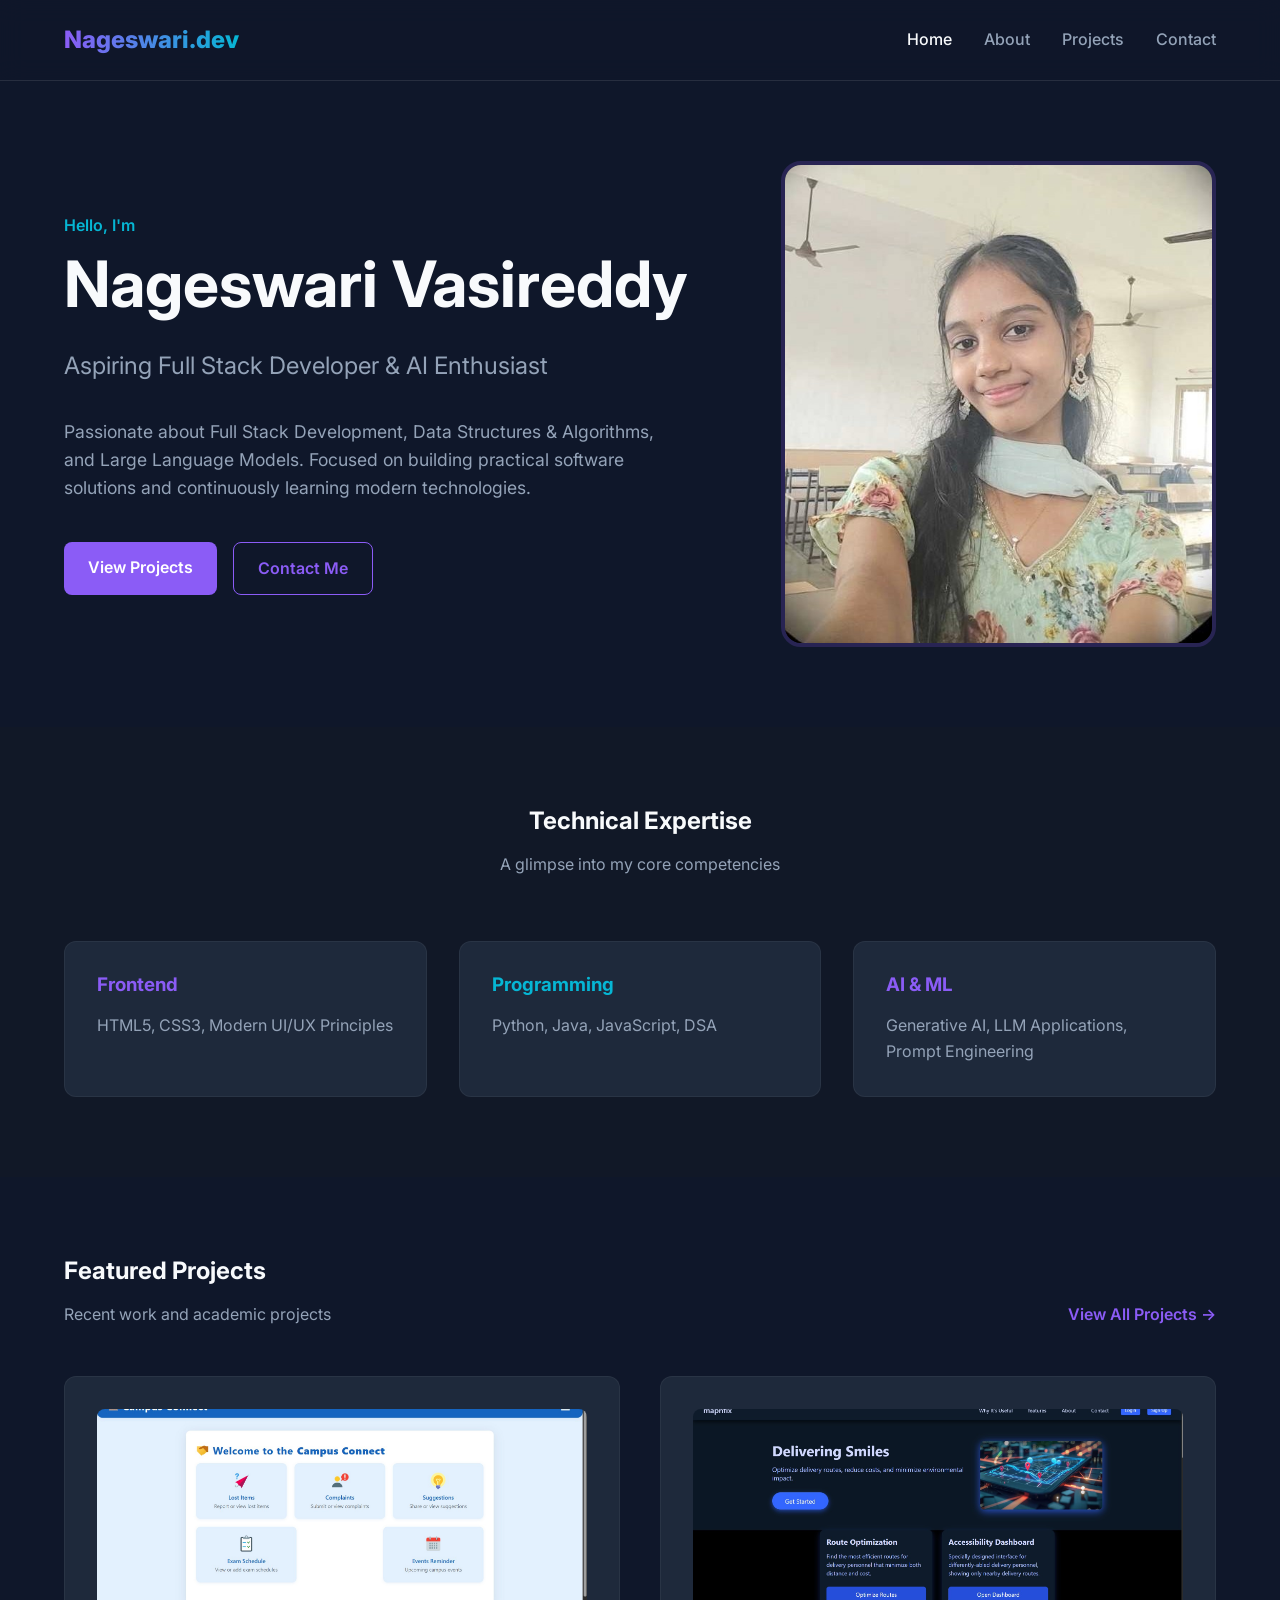
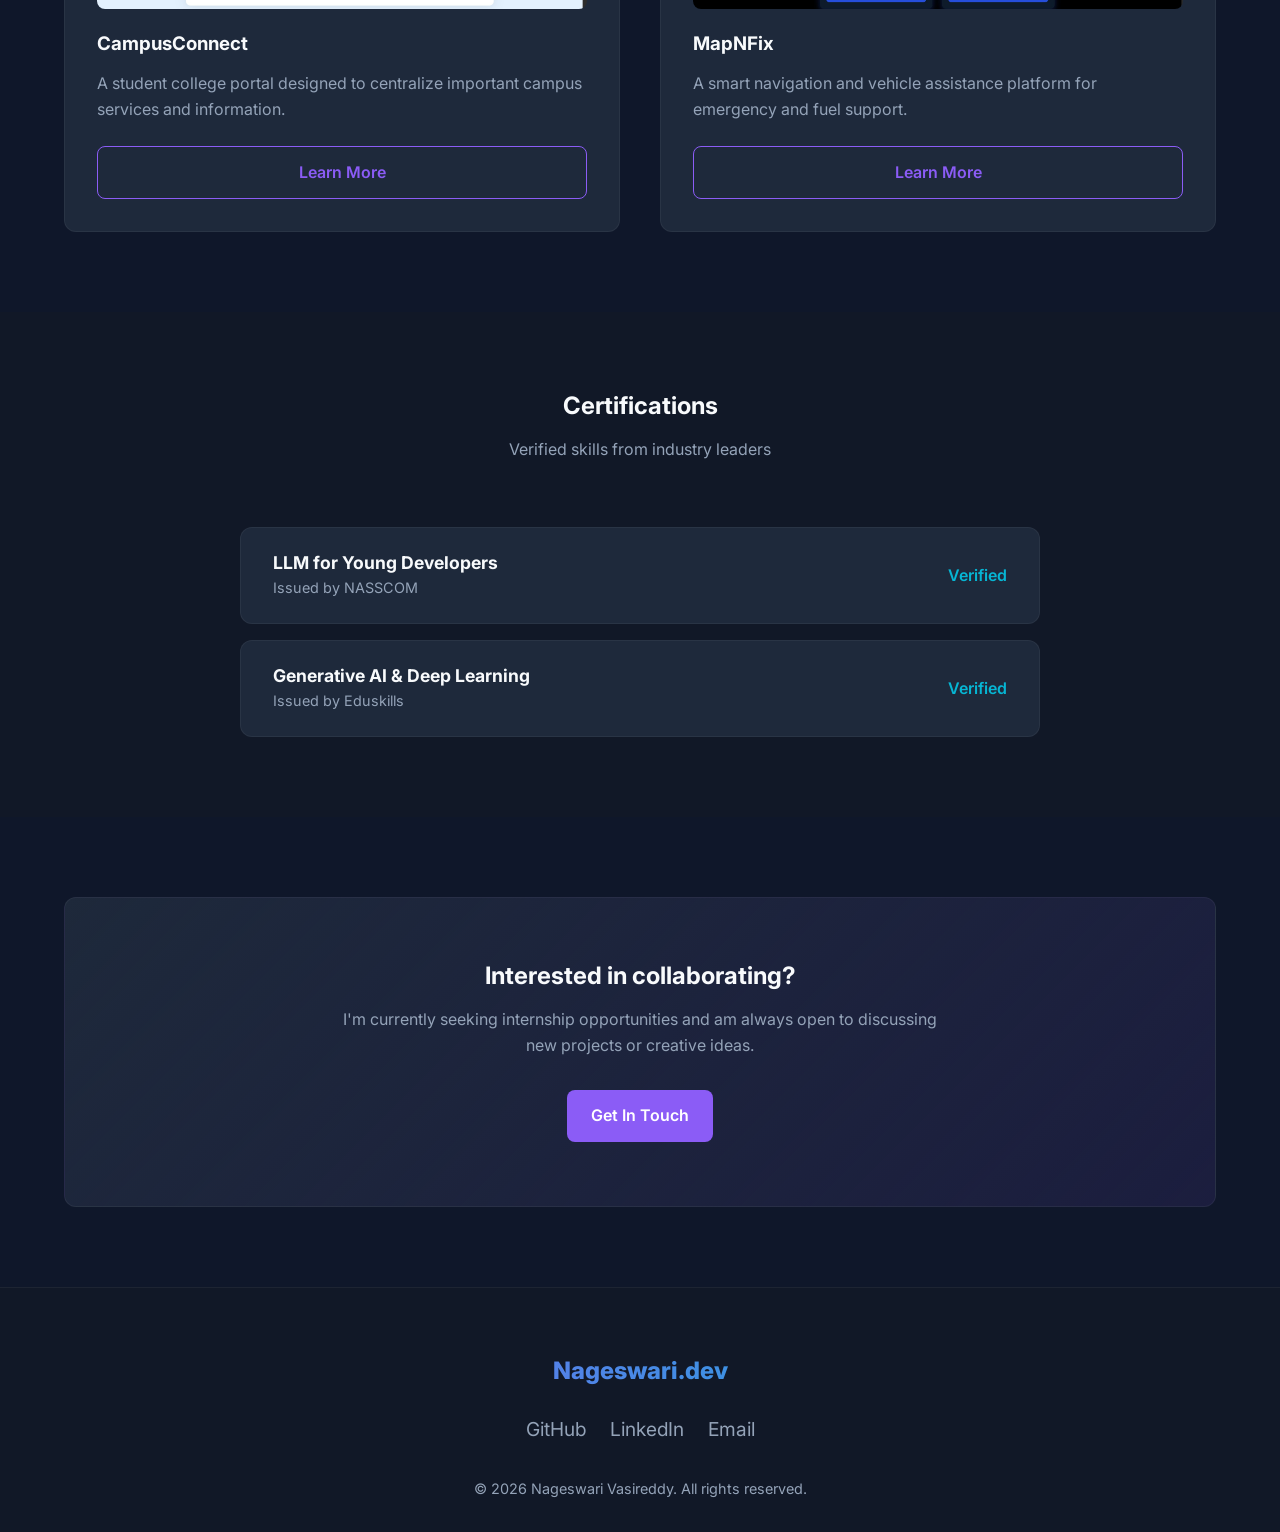
<file: index.html>
<!doctype html>
<html lang="en">
  <head>
    <meta charset="UTF-8" />
    <meta name="viewport" content="width=device-width, initial-scale=1.0" />
    <meta
      name="description"
      content="Portfolio of Nageswari Vasireddy, an Aspiring Full Stack Developer & AI Enthusiast specializing in building modern web applications and AI solutions."
    />
    <meta
      name="keywords"
      content="Nageswari Vasireddy, Full Stack Developer, AI Enthusiast, Portfolio, Web Development, Pragati Engineering College"
    />
    <meta name="author" content="Nageswari Vasireddy" />

    <!-- Open Graph Tags -->
    <meta
      property="og:title"
      content="Nageswari Vasireddy | Full Stack Developer & AI Enthusiast"
    />
    <meta
      property="og:description"
      content="Explore the portfolio of Nageswari Vasireddy, featuring projects in Full Stack Development and AI."
    />
    <meta property="og:image" content="assets/images/profile-placeholder.jpg" />
    <meta property="og:url" content="https://nageswari.dev" />
    <meta property="og:type" content="website" />

    <title>
      Nageswari Vasireddy | Aspiring Full Stack Developer & AI Enthusiast
    </title>

    <link rel="stylesheet" href="style.css" />
    <!-- Google Fonts for modern typography -->
    <link rel="preconnect" href="https://fonts.googleapis.com" />
    <link rel="preconnect" href="https://fonts.gstatic.com" crossorigin />
    <link
      href="https://fonts.googleapis.com/css2?family=Inter:wght@400;500;600;700;800&display=swap"
      rel="stylesheet"
    />
  </head>
  <body>
    <a href="#main-content" class="sr-only">Skip to main content</a>

    <header>
      <div class="container">
        <nav aria-label="Main Navigation">
          <a href="index.html" class="logo" aria-label="Nageswari.dev Home"
            >Nageswari.dev</a
          >
          <ul class="nav-links">
            <li>
              <a href="index.html" class="active" aria-current="page">Home</a>
            </li>
            <li><a href="about.html">About</a></li>
            <li><a href="projects.html">Projects</a></li>
            <li><a href="contact.html">Contact</a></li>
          </ul>
        </nav>
      </div>
    </header>

    <main id="main-content">
      <!-- Hero Section -->
      <section class="hero" aria-labelledby="hero-heading">
        <div class="container">
          <div
            class="hero-grid"
            style="
              display: grid;
              grid-template-columns: 1.2fr 0.8fr;
              gap: 4rem;
              align-items: center;
            "
          >
            <div class="hero-content">
              <p
                class="greeting"
                style="
                  color: var(--accent-secondary);
                  font-weight: 600;
                  margin-bottom: 0.5rem;
                "
              >
                Hello, I'm
              </p>
              <h1
                id="hero-heading"
                style="
                  font-size: clamp(2.5rem, 5vw, 4rem);
                  margin-bottom: 1.5rem;
                "
              >
                Nageswari Vasireddy
              </h1>
              <p
                class="title"
                style="
                  font-size: 1.5rem;
                  color: var(--text-muted);
                  margin-bottom: 2rem;
                "
              >
                Aspiring Full Stack Developer & AI Enthusiast
              </p>
              <p
                class="summary"
                style="
                  font-size: 1.1rem;
                  max-width: 600px;
                  margin-bottom: 2.5rem;
                  color: var(--text-muted);
                "
              >
                Passionate about Full Stack Development, Data Structures &
                Algorithms, and Large Language Models. Focused on building
                practical software solutions and continuously learning modern
                technologies.
              </p>
              <div class="hero-btns" style="display: flex; gap: 1rem">
                <a href="projects.html" class="btn btn-primary"
                  >View Projects</a
                >
                <a href="contact.html" class="btn btn-outline">Contact Me</a>
              </div>
            </div>
            <div class="hero-image">
              <div
                class="image-wrapper"
                style="
                  position: relative;
                  border-radius: 20px;
                  overflow: hidden;
                  border: 4px solid rgba(139, 92, 246, 0.2);
                "
              >
                <img
                  src="assets/images/profile-placeholder.jpg"
                  alt="Nageswari Vasireddy professional portrait"
                  style="width: 100%; height: auto; object-fit: cover"
                />
              </div>
            </div>
          </div>
        </div>
      </section>

      <!-- Skills Overview -->
      <section
        class="skills-preview"
        style="background-color: var(--bg-secondary)"
        aria-labelledby="skills-heading"
      >
        <div class="container">
          <div style="text-align: center; margin-bottom: 4rem">
            <h2 id="skills-heading">Technical Expertise</h2>
            <p style="color: var(--text-muted)">
              A glimpse into my core competencies
            </p>
          </div>
          <div
            class="skills-grid"
            style="
              display: grid;
              grid-template-columns: repeat(auto-fit, minmax(250px, 1fr));
              gap: 2rem;
            "
          >
            <div class="card">
              <h3 style="color: var(--accent-primary)">Frontend</h3>
              <p style="color: var(--text-muted)">
                HTML5, CSS3, Modern UI/UX Principles
              </p>
            </div>
            <div class="card">
              <h3 style="color: var(--accent-secondary)">Programming</h3>
              <p style="color: var(--text-muted)">
                Python, Java, JavaScript, DSA
              </p>
            </div>
            <div class="card">
              <h3 style="color: var(--accent-primary)">AI & ML</h3>
              <p style="color: var(--text-muted)">
                Generative AI, LLM Applications, Prompt Engineering
              </p>
            </div>
          </div>
        </div>
      </section>

      <!-- Featured Projects -->
      <section class="featured-projects" aria-labelledby="projects-heading">
        <div class="container">
          <div
            style="
              display: flex;
              justify-content: space-between;
              align-items: flex-end;
              margin-bottom: 3rem;
            "
          >
            <div>
              <h2 id="projects-heading">Featured Projects</h2>
              <p style="color: var(--text-muted)">
                Recent work and academic projects
              </p>
            </div>
            <a
              href="projects.html"
              style="color: var(--accent-primary); font-weight: 600"
              >View All Projects &rarr;</a
            >
          </div>
          <div
            class="project-grid"
            style="
              display: grid;
              grid-template-columns: repeat(auto-fit, minmax(350px, 1fr));
              gap: 2.5rem;
            "
          >
            <!-- Project 1 -->
            <article class="card project-card">
              <div
                class="project-img"
                style="
                  background: #111827;
                  height: 200px;
                  border-radius: 8px;
                  margin-bottom: 1.5rem;
                  overflow: hidden;
                "
              >
                <img
                  src="assets/images/project1.jpg"
                  alt="CampusConnect Dashboard Screenshot"
                  style="width: 100%; height: 100%; object-fit: cover"
                />
              </div>
              <h3>CampusConnect</h3>
              <p style="color: var(--text-muted); margin-bottom: 1.5rem">
                A student college portal designed to centralize important campus
                services and information.
              </p>
              <a
                href="projects.html"
                class="btn btn-outline"
                style="width: 100%; text-align: center"
                >Learn More</a
              >
            </article>
            <!-- Project 2 -->
            <article class="card project-card">
              <div
                class="project-img"
                style="
                  background: #111827;
                  height: 200px;
                  border-radius: 8px;
                  margin-bottom: 1.5rem;
                  overflow: hidden;
                "
              >
                <img
                  src="assets/images/project2.jpg"
                  alt="MapNFix Application Screenshot"
                  style="width: 100%; height: 100%; object-fit: cover"
                />
              </div>
              <h3>MapNFix</h3>
              <p style="color: var(--text-muted); margin-bottom: 1.5rem">
                A smart navigation and vehicle assistance platform for emergency
                and fuel support.
              </p>
              <a
                href="projects.html"
                class="btn btn-outline"
                style="width: 100%; text-align: center"
                >Learn More</a
              >
            </article>
          </div>
        </div>
      </section>

      <!-- Certifications Preview -->
      <section
        class="cert-preview"
        style="background-color: var(--bg-secondary)"
        aria-labelledby="certs-heading"
      >
        <div class="container">
          <div style="text-align: center; margin-bottom: 4rem">
            <h2 id="certs-heading">Certifications</h2>
            <p style="color: var(--text-muted)">
              Verified skills from industry leaders
            </p>
          </div>
          <div
            class="cert-list"
            style="
              max-width: 800px;
              margin: 0 auto;
              display: flex;
              flex-direction: column;
              gap: 1rem;
            "
          >
            <div
              class="card"
              style="
                display: flex;
                justify-content: space-between;
                align-items: center;
                padding: 1.5rem 2rem;
              "
            >
              <div>
                <h3 style="font-size: 1.1rem; margin-bottom: 0.2rem">
                  LLM for Young Developers
                </h3>
                <p style="color: var(--text-muted); font-size: 0.9rem">
                  Issued by NASSCOM
                </p>
              </div>
              <span style="color: var(--accent-secondary); font-weight: 600"
                >Verified</span
              >
            </div>
            <div
              class="card"
              style="
                display: flex;
                justify-content: space-between;
                align-items: center;
                padding: 1.5rem 2rem;
              "
            >
              <div>
                <h3 style="font-size: 1.1rem; margin-bottom: 0.2rem">
                  Generative AI & Deep Learning
                </h3>
                <p style="color: var(--text-muted); font-size: 0.9rem">
                  Issued by Eduskills
                </p>
              </div>
              <span style="color: var(--accent-secondary); font-weight: 600"
                >Verified</span
              >
            </div>
          </div>
        </div>
      </section>

      <!-- Contact CTA -->
      <section class="contact-cta">
        <div class="container">
          <div
            class="card"
            style="
              text-align: center;
              padding: 4rem 2rem;
              background: linear-gradient(
                135deg,
                var(--card-bg) 0%,
                rgba(139, 92, 246, 0.1) 100%
              );
            "
          >
            <h2>Interested in collaborating?</h2>
            <p
              style="
                color: var(--text-muted);
                margin-bottom: 2rem;
                max-width: 600px;
                margin-left: auto;
                margin-right: auto;
              "
            >
              I'm currently seeking internship opportunities and am always open
              to discussing new projects or creative ideas.
            </p>
            <a href="contact.html" class="btn btn-primary">Get In Touch</a>
          </div>
        </div>
      </section>
    </main>

    <footer>
      <div class="container">
        <div class="footer-content">
          <a
            href="index.html"
            class="logo"
            style="display: block; margin-bottom: 1.5rem"
            >Nageswari.dev</a
          >
          <div class="social-links">
            <a
              href="https://github.com/nageswari-18"
              target="_blank"
              aria-label="GitHub Profile"
              >GitHub</a
            >
            <a
              href="https://www.linkedin.com/in/nageswari-vasireddy-a0063532a?utm_source=share_via&utm_content=profile&  utm_medium=member_android"
              target="_blank"
              aria-label="LinkedIn Profile"
              >LinkedIn</a
            >
            <a href="mailto:nageswari1419@gmail.com" aria-label="Email Me"
              >Email</a
            >
          </div>
        </div>
        <p class="copyright">
          &copy; 2026 Nageswari Vasireddy. All rights reserved.
        </p>
      </div>
    </footer>

    <!-- CSS Overrides for Hero Grid (Responsive) -->
    <style>
      @media (max-width: 992px) {
        .hero-grid {
          grid-template-columns: 1fr !important;
          text-align: center;
          gap: 2rem !important;
        }
        .hero-content {
          order: 2;
        }
        .hero-image {
          order: 1;
          max-width: 300px;
          margin: 0 auto;
        }
        .hero-btns {
          justify-content: center;
        }
        .summary {
          margin-left: auto;
          margin-right: auto;
        }
      }
    </style>
  </body>
</html>
</file>
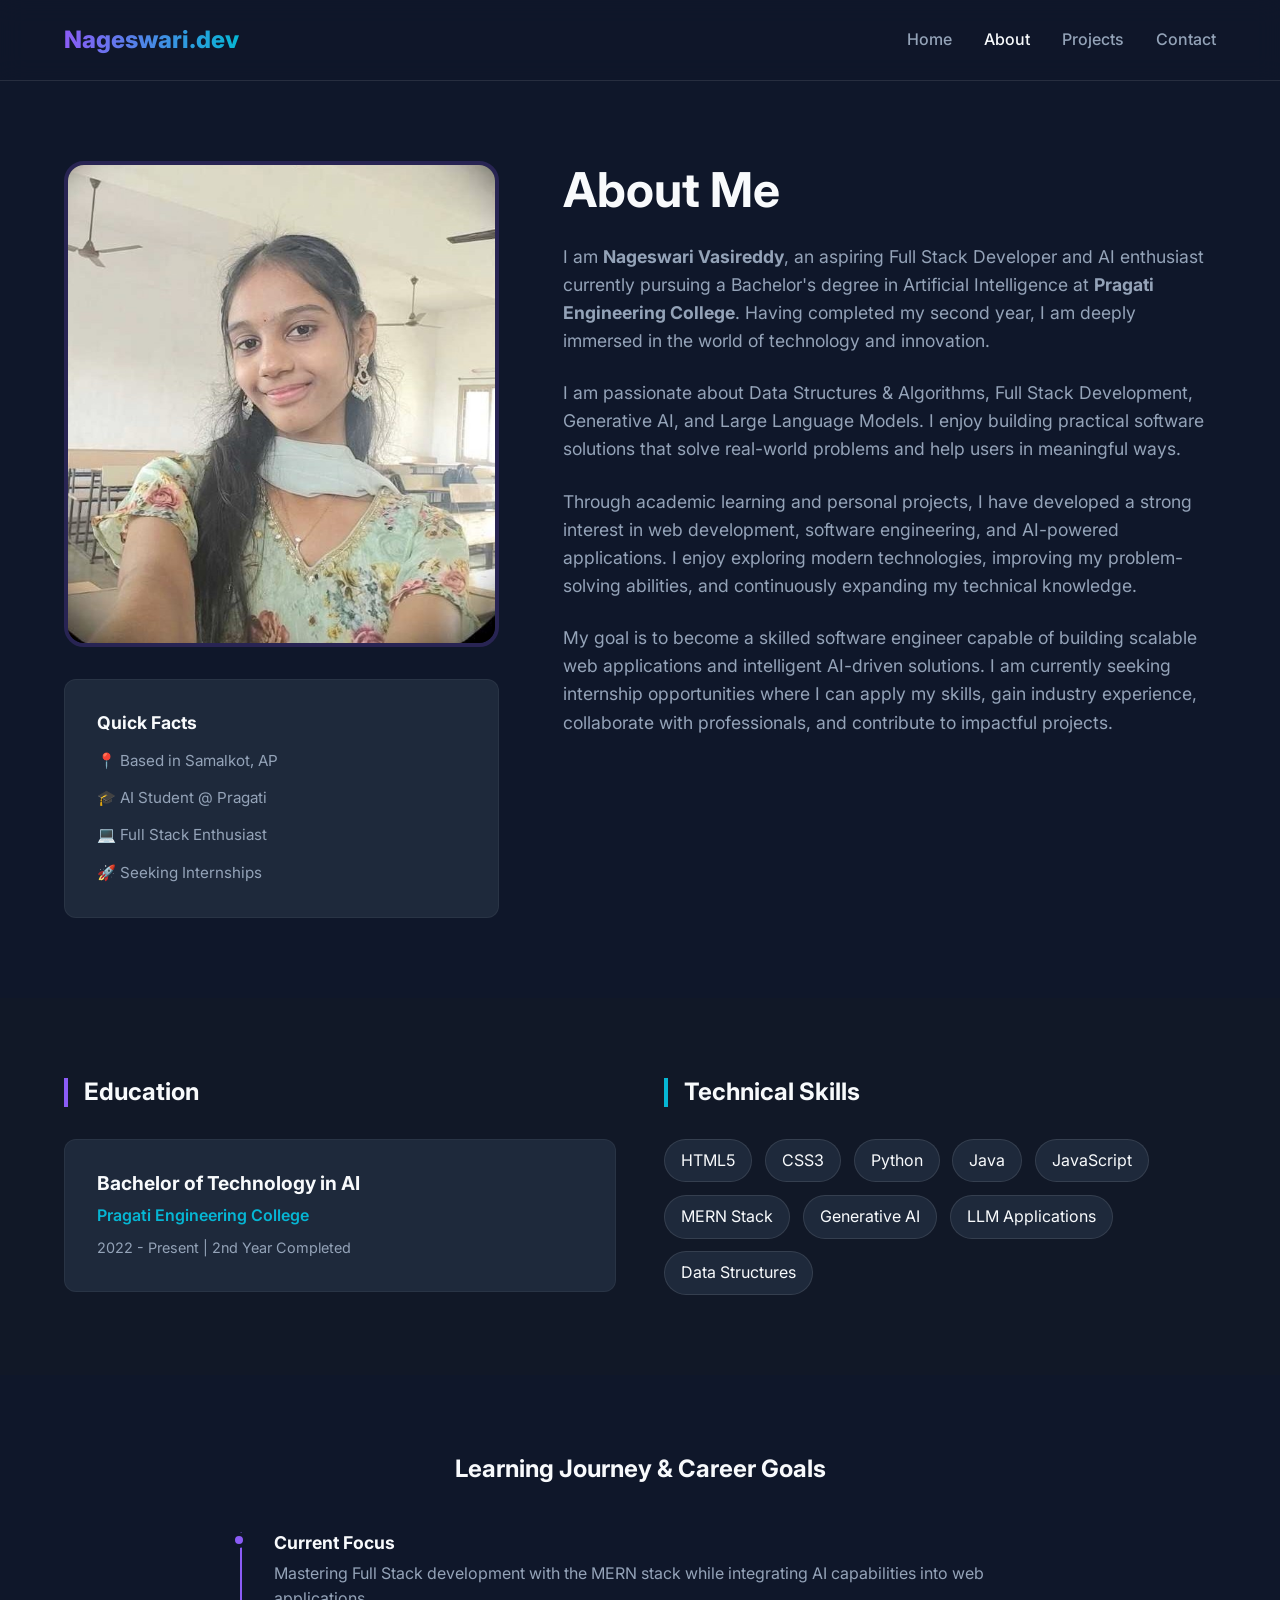
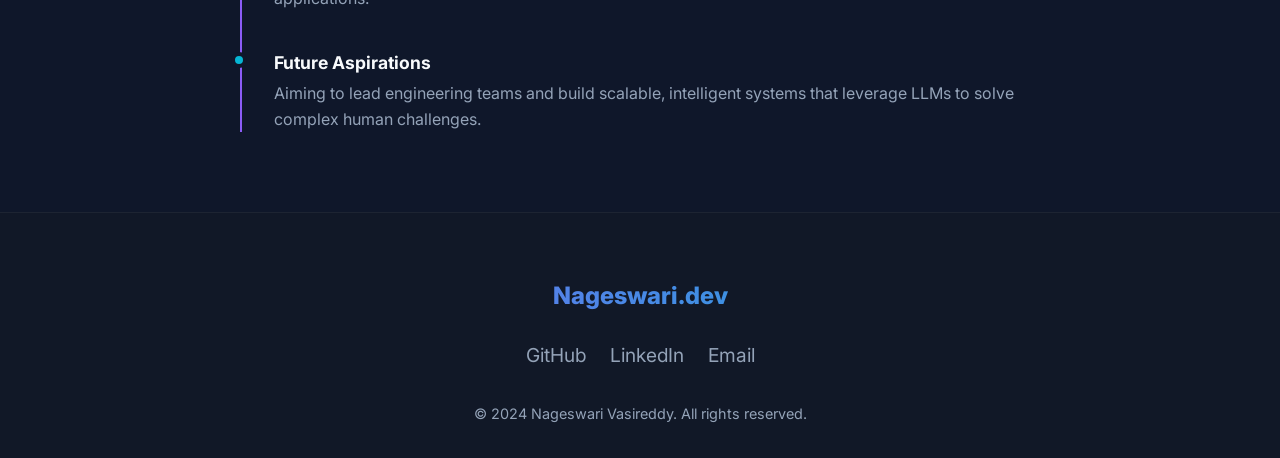
<file: about.html>
<!DOCTYPE html>
<html lang="en">
<head>
    <meta charset="UTF-8">
    <meta name="viewport" content="width=device-width, initial-scale=1.0">
    <meta name="description" content="Learn more about Nageswari Vasireddy, an AI student and aspiring Full Stack Developer passionate about building intelligent software solutions.">
    <meta name="keywords" content="Nageswari Vasireddy, About, AI Student, Full Stack Developer, Pragati Engineering College, Education">
    <meta name="author" content="Nageswari Vasireddy">
    
    <title>About Me | Nageswari Vasireddy</title>
    
    <link rel="stylesheet" href="style.css">
    <link rel="preconnect" href="https://fonts.googleapis.com">
    <link rel="preconnect" href="https://fonts.gstatic.com" crossorigin>
    <link href="https://fonts.googleapis.com/css2?family=Inter:wght@400;500;600;700;800&display=swap" rel="stylesheet">
</head>
<body>
    <a href="#main-content" class="sr-only">Skip to main content</a>

    <header>
        <div class="container">
            <nav aria-label="Main Navigation">
                <a href="index.html" class="logo" aria-label="Nageswari.dev Home">Nageswari.dev</a>
                <ul class="nav-links">
                    <li><a href="index.html">Home</a></li>
                    <li><a href="about.html" class="active" aria-current="page">About</a></li>
                    <li><a href="projects.html">Projects</a></li>
                    <li><a href="contact.html">Contact</a></li>
                </ul>
            </nav>
        </div>
    </header>

    <main id="main-content">
        <!-- About Hero -->
        <section class="about-hero" aria-labelledby="about-heading">
            <div class="container">
                <div class="about-grid" style="display: grid; grid-template-columns: 0.8fr 1.2fr; gap: 4rem; align-items: start;">
                    <div class="about-image">
                        <div class="image-wrapper" style="border-radius: 20px; overflow: hidden; border: 4px solid rgba(139, 92, 246, 0.2);">
                            <img src="assets/images/profile-placeholder.jpg" alt="Nageswari Vasireddy" style="width: 100%; height: auto;">
                        </div>
                        <div class="quick-info card" style="margin-top: 2rem;">
                            <h3 style="font-size: 1.1rem; margin-bottom: 1rem;">Quick Facts</h3>
                            <ul style="color: var(--text-muted); font-size: 0.95rem; display: flex; flex-direction: column; gap: 0.8rem;">
                                <li>📍 Based in Samalkot, AP</li>
                                <li>🎓 AI Student @ Pragati</li>
                                <li>💻 Full Stack Enthusiast</li>
                                <li>🚀 Seeking Internships</li>
                            </ul>
                        </div>
                    </div>
                    <div class="about-content">
                        <h1 id="about-heading" style="font-size: 3rem; margin-bottom: 1.5rem;">About Me</h1>
                        <div class="bio" style="font-size: 1.1rem; color: var(--text-muted);">
                            <p style="margin-bottom: 1.5rem;">
                                I am <strong>Nageswari Vasireddy</strong>, an aspiring Full Stack Developer and AI enthusiast currently pursuing a Bachelor's degree in Artificial Intelligence at <strong>Pragati Engineering College</strong>. Having completed my second year, I am deeply immersed in the world of technology and innovation.
                            </p>
                            <p style="margin-bottom: 1.5rem;">
                                I am passionate about Data Structures & Algorithms, Full Stack Development, Generative AI, and Large Language Models. I enjoy building practical software solutions that solve real-world problems and help users in meaningful ways.
                            </p>
                            <p style="margin-bottom: 1.5rem;">
                                Through academic learning and personal projects, I have developed a strong interest in web development, software engineering, and AI-powered applications. I enjoy exploring modern technologies, improving my problem-solving abilities, and continuously expanding my technical knowledge.
                            </p>
                            <p>
                                My goal is to become a skilled software engineer capable of building scalable web applications and intelligent AI-driven solutions. I am currently seeking internship opportunities where I can apply my skills, gain industry experience, collaborate with professionals, and contribute to impactful projects.
                            </p>
                        </div>
                    </div>
                </div>
            </div>
        </section>

        <!-- Education & Skills -->
        <section class="edu-skills" style="background-color: var(--bg-secondary);">
            <div class="container">
                <div style="display: grid; grid-template-columns: repeat(auto-fit, minmax(300px, 1fr)); gap: 3rem;">
                    <!-- Education Section -->
                    <div class="education">
                        <h2 style="margin-bottom: 2rem; border-left: 4px solid var(--accent-primary); padding-left: 1rem;">Education</h2>
                        <div class="edu-item card">
                            <h3 style="font-size: 1.2rem; margin-bottom: 0.5rem;">Bachelor of Technology in AI</h3>
                            <p style="color: var(--accent-secondary); font-weight: 600; margin-bottom: 0.5rem;">Pragati Engineering College</p>
                            <p style="color: var(--text-muted); font-size: 0.9rem;">2022 - Present | 2nd Year Completed</p>
                        </div>
                    </div>
                    
                    <!-- Skills Section -->
                    <div class="skills-detailed">
                        <h2 style="margin-bottom: 2rem; border-left: 4px solid var(--accent-secondary); padding-left: 1rem;">Technical Skills</h2>
                        <div style="display: flex; flex-wrap: wrap; gap: 0.8rem;">
                            <span class="skill-tag" style="background: var(--card-bg); padding: 0.5rem 1rem; border-radius: 50px; border: 1px solid rgba(255,255,255,0.1);">HTML5</span>
                            <span class="skill-tag" style="background: var(--card-bg); padding: 0.5rem 1rem; border-radius: 50px; border: 1px solid rgba(255,255,255,0.1);">CSS3</span>
                            <span class="skill-tag" style="background: var(--card-bg); padding: 0.5rem 1rem; border-radius: 50px; border: 1px solid rgba(255,255,255,0.1);">Python</span>
                            <span class="skill-tag" style="background: var(--card-bg); padding: 0.5rem 1rem; border-radius: 50px; border: 1px solid rgba(255,255,255,0.1);">Java</span>
                            <span class="skill-tag" style="background: var(--card-bg); padding: 0.5rem 1rem; border-radius: 50px; border: 1px solid rgba(255,255,255,0.1);">JavaScript</span>
                            <span class="skill-tag" style="background: var(--card-bg); padding: 0.5rem 1rem; border-radius: 50px; border: 1px solid rgba(255,255,255,0.1);">MERN Stack</span>
                            <span class="skill-tag" style="background: var(--card-bg); padding: 0.5rem 1rem; border-radius: 50px; border: 1px solid rgba(255,255,255,0.1);">Generative AI</span>
                            <span class="skill-tag" style="background: var(--card-bg); padding: 0.5rem 1rem; border-radius: 50px; border: 1px solid rgba(255,255,255,0.1);">LLM Applications</span>
                            <span class="skill-tag" style="background: var(--card-bg); padding: 0.5rem 1rem; border-radius: 50px; border: 1px solid rgba(255,255,255,0.1);">Data Structures</span>
                        </div>
                    </div>
                </div>
            </div>
        </section>

        <!-- Journey Section -->
        <section class="journey">
            <div class="container">
                <div style="max-width: 800px; margin: 0 auto;">
                    <h2 style="text-align: center; margin-bottom: 3rem;">Learning Journey & Career Goals</h2>
                    <div class="timeline" style="position: relative; padding-left: 2rem; border-left: 2px solid var(--accent-primary);">
                        <div class="timeline-item" style="margin-bottom: 2.5rem; position: relative;">
                            <div style="position: absolute; left: -2.7rem; top: 0; width: 1rem; height: 1rem; background: var(--accent-primary); border-radius: 50%; border: 4px solid var(--bg-primary);"></div>
                            <h3 style="font-size: 1.1rem; margin-bottom: 0.5rem;">Current Focus</h3>
                            <p style="color: var(--text-muted);">Mastering Full Stack development with the MERN stack while integrating AI capabilities into web applications.</p>
                        </div>
                        <div class="timeline-item" style="position: relative;">
                            <div style="position: absolute; left: -2.7rem; top: 0; width: 1rem; height: 1rem; background: var(--accent-secondary); border-radius: 50%; border: 4px solid var(--bg-primary);"></div>
                            <h3 style="font-size: 1.1rem; margin-bottom: 0.5rem;">Future Aspirations</h3>
                            <p style="color: var(--text-muted);">Aiming to lead engineering teams and build scalable, intelligent systems that leverage LLMs to solve complex human challenges.</p>
                        </div>
                    </div>
                </div>
            </div>
        </section>
    </main>

    <footer>
        <div class="container">
            <div class="footer-content">
                <a href="index.html" class="logo" style="display: block; margin-bottom: 1.5rem;">Nageswari.dev</a>
                <div class="social-links">
                    <a href="#" aria-label="GitHub Profile">GitHub</a>
                    <a href="#" aria-label="LinkedIn Profile">LinkedIn</a>
                    <a href="mailto:placeholder@example.com" aria-label="Email Me">Email</a>
                </div>
            </div>
            <p class="copyright">&copy; 2024 Nageswari Vasireddy. All rights reserved.</p>
        </div>
    </footer>

    <style>
        @media (max-width: 992px) {
            .about-grid {
                grid-template-columns: 1fr !important;
                gap: 2rem !important;
            }
            .about-image {
                max-width: 400px;
                margin: 0 auto;
            }
            .about-content {
                text-align: center;
            }
        }
    </style>
</body>
</html>
</file>
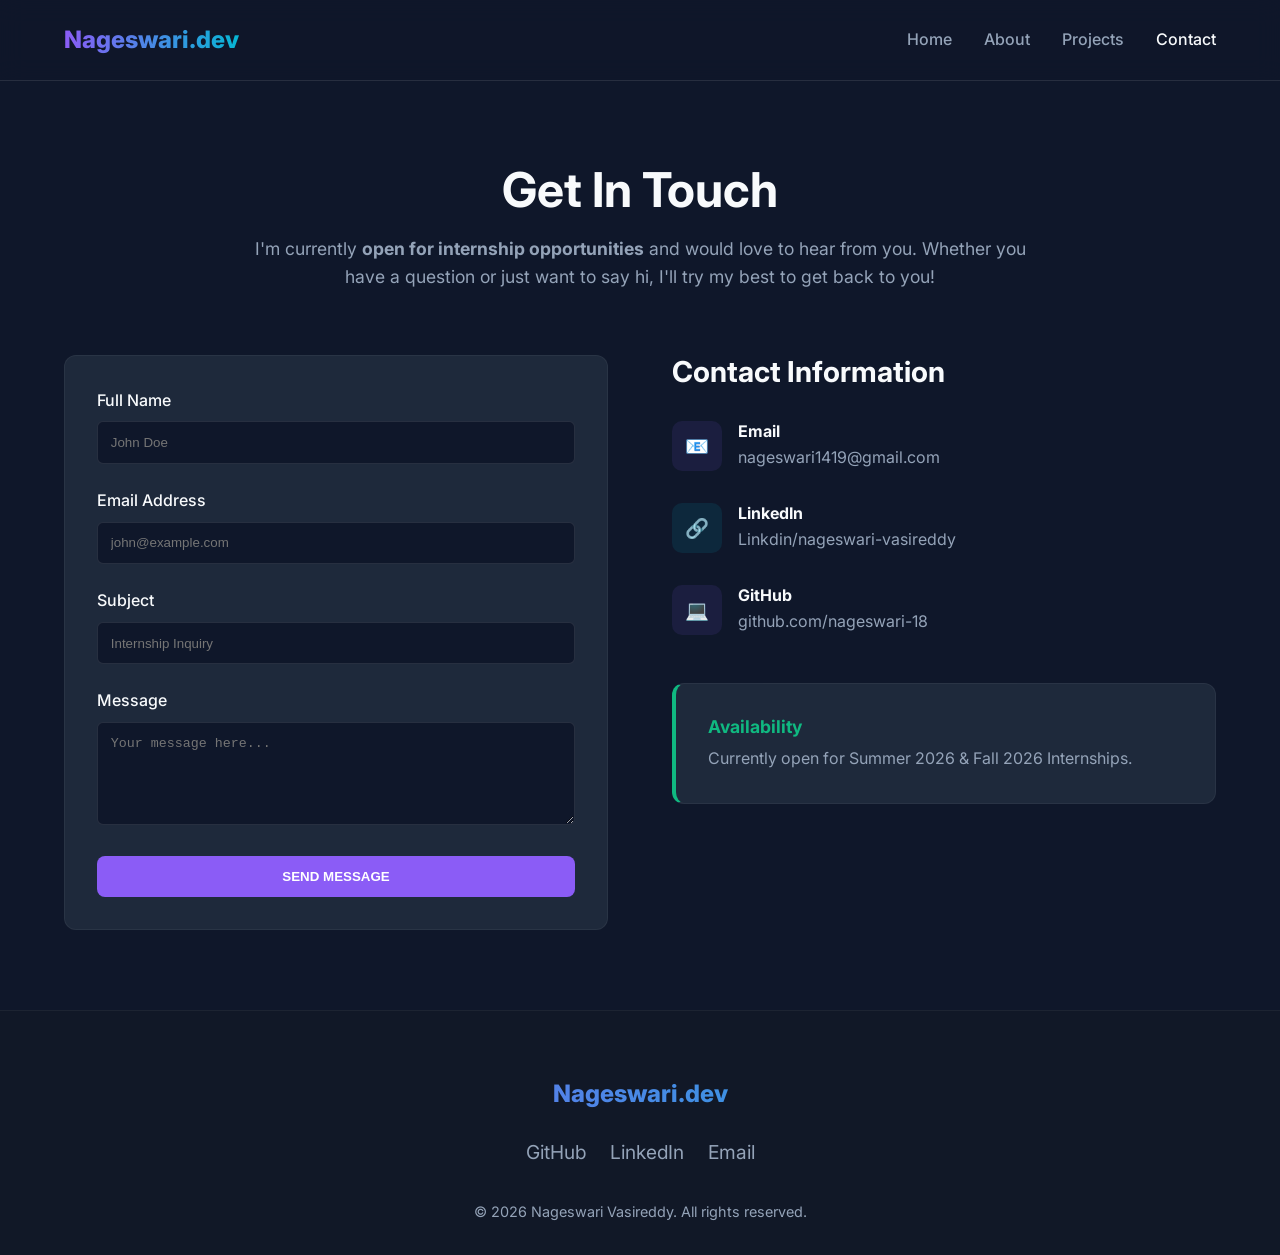
<file: contact.html>
<!doctype html>
<html lang="en">
  <head>
    <meta charset="UTF-8" />
    <meta name="viewport" content="width=device-width, initial-scale=1.0" />
    <meta
      name="description"
      content="Get in touch with Nageswari Vasireddy for internship opportunities, collaborations, or technical discussions."
    />
    <meta
      name="keywords"
      content="Nageswari Vasireddy, Contact, Internship, Full Stack Developer, AI Student, Collaboration"
    />
    <meta name="author" content="Nageswari Vasireddy" />

    <title>Contact Me | Nageswari Vasireddy</title>

    <link rel="stylesheet" href="style.css" />
    <link rel="preconnect" href="https://fonts.googleapis.com" />
    <link rel="preconnect" href="https://fonts.gstatic.com" crossorigin />
    <link
      href="https://fonts.googleapis.com/css2?family=Inter:wght@400;500;600;700;800&display=swap"
      rel="stylesheet"
    />
  </head>
  <body>
    <a href="#main-content" class="sr-only">Skip to main content</a>

    <header>
      <div class="container">
        <nav aria-label="Main Navigation">
          <a href="index.html" class="logo" aria-label="Nageswari.dev Home"
            >Nageswari.dev</a
          >
          <ul class="nav-links">
            <li><a href="index.html">Home</a></li>
            <li><a href="about.html">About</a></li>
            <li><a href="projects.html">Projects</a></li>
            <li>
              <a href="contact.html" class="active" aria-current="page"
                >Contact</a
              >
            </li>
          </ul>
        </nav>
      </div>
    </header>

    <main id="main-content">
      <section class="contact-section" aria-labelledby="contact-title">
        <div class="container">
          <div
            style="text-align: center; max-width: 800px; margin: 0 auto 4rem"
          >
            <h1 id="contact-title" style="font-size: 3rem; margin-bottom: 1rem">
              Get In Touch
            </h1>
            <p style="color: var(--text-muted); font-size: 1.1rem">
              I'm currently
              <strong>open for internship opportunities</strong> and would love
              to hear from you. Whether you have a question or just want to say
              hi, I'll try my best to get back to you!
            </p>
          </div>

          <div
            class="contact-grid"
            style="
              display: grid;
              grid-template-columns: repeat(auto-fit, minmax(300px, 1fr));
              gap: 4rem;
              align-items: start;
            "
          >
            <!-- Contact Form -->
            <div class="contact-form-container card">
              <form
                action="#"
                method="POST"
                style="display: flex; flex-direction: column; gap: 1.5rem"
              >
                <div class="form-group">
                  <label
                    for="full-name"
                    style="
                      display: block;
                      margin-bottom: 0.5rem;
                      font-weight: 500;
                    "
                    >Full Name</label
                  >
                  <input
                    type="text"
                    id="full-name"
                    name="name"
                    required
                    placeholder="John Doe"
                    style="
                      width: 100%;
                      padding: 0.8rem;
                      border-radius: 6px;
                      border: 1px solid rgba(255, 255, 255, 0.1);
                      background: var(--bg-primary);
                      color: var(--text-primary);
                    "
                  />
                </div>
                <div class="form-group">
                  <label
                    for="email"
                    style="
                      display: block;
                      margin-bottom: 0.5rem;
                      font-weight: 500;
                    "
                    >Email Address</label
                  >
                  <input
                    type="email"
                    id="email"
                    name="email"
                    required
                    placeholder="john@example.com"
                    style="
                      width: 100%;
                      padding: 0.8rem;
                      border-radius: 6px;
                      border: 1px solid rgba(255, 255, 255, 0.1);
                      background: var(--bg-primary);
                      color: var(--text-primary);
                    "
                  />
                </div>
                <div class="form-group">
                  <label
                    for="subject"
                    style="
                      display: block;
                      margin-bottom: 0.5rem;
                      font-weight: 500;
                    "
                    >Subject</label
                  >
                  <input
                    type="text"
                    id="subject"
                    name="subject"
                    required
                    placeholder="Internship Inquiry"
                    style="
                      width: 100%;
                      padding: 0.8rem;
                      border-radius: 6px;
                      border: 1px solid rgba(255, 255, 255, 0.1);
                      background: var(--bg-primary);
                      color: var(--text-primary);
                    "
                  />
                </div>
                <div class="form-group">
                  <label
                    for="message"
                    style="
                      display: block;
                      margin-bottom: 0.5rem;
                      font-weight: 500;
                    "
                    >Message</label
                  >
                  <textarea
                    id="message"
                    name="message"
                    rows="5"
                    required
                    placeholder="Your message here..."
                    style="
                      width: 100%;
                      padding: 0.8rem;
                      border-radius: 6px;
                      border: 1px solid rgba(255, 255, 255, 0.1);
                      background: var(--bg-primary);
                      color: var(--text-primary);
                      resize: vertical;
                    "
                  ></textarea>
                </div>
                <button
                  type="submit"
                  class="btn btn-primary"
                  style="width: 100%"
                >
                  SEND MESSAGE
                </button>
              </form>
            </div>

            <!-- Contact Info -->
            <div class="contact-info">
              <h2 style="font-size: 1.8rem; margin-bottom: 2rem">
                Contact Information
              </h2>

              <div style="display: flex; flex-direction: column; gap: 2rem">
                <div
                  class="info-item"
                  style="display: flex; gap: 1rem; align-items: center"
                >
                  <div
                    style="
                      width: 50px;
                      height: 50px;
                      background: rgba(139, 92, 246, 0.1);
                      border-radius: 10px;
                      display: flex;
                      align-items: center;
                      justify-content: center;
                      color: var(--accent-primary);
                      font-size: 1.2rem;
                    "
                  >
                    📧
                  </div>
                  <div>
                    <h3 style="font-size: 1rem; margin-bottom: 0.2rem">
                      Email
                    </h3>
                    <p style="color: var(--text-muted)">
                      nageswari1419@gmail.com
                    </p>
                  </div>
                </div>
                <div
                  class="info-item"
                  style="display: flex; gap: 1rem; align-items: center"
                >
                  <div
                    style="
                      width: 50px;
                      height: 50px;
                      background: rgba(6, 182, 212, 0.1);
                      border-radius: 10px;
                      display: flex;
                      align-items: center;
                      justify-content: center;
                      color: var(--accent-secondary);
                      font-size: 1.2rem;
                    "
                  >
                    🔗
                  </div>
                  <div>
                    <h3 style="font-size: 1rem; margin-bottom: 0.2rem">
                      LinkedIn
                    </h3>
                    <p style="color: var(--text-muted)">
                      <a
                        href="https://www.linkedin.com/in/nageswari-vasireddy-a0063532a?utm_source=share_via&utm_content=profile&utm_medium=member_android"
                        target="_blank"
                        rel="nooperner noreferrer"
                      >
                        Linkdin/nageswari-vasireddy
                      </a>
                    </p>
                  </div>
                </div>
                <div
                  class="info-item"
                  style="display: flex; gap: 1rem; align-items: center"
                >
                  <div
                    style="
                      width: 50px;
                      height: 50px;
                      background: rgba(139, 92, 246, 0.1);
                      border-radius: 10px;
                      display: flex;
                      align-items: center;
                      justify-content: center;
                      color: var(--accent-primary);
                      font-size: 1.2rem;
                    "
                  >
                    💻
                  </div>
                  <div>
                    <h3 style="font-size: 1rem; margin-bottom: 0.2rem">
                      GitHub
                    </h3>
                    <p style="color: var(--text-muted)">
                      <a
                        href="https://github.com/Nageswari-18"
                        target="_blank"
                        rel="noopener noreferrer"
                      >
                        github.com/nageswari-18
                      </a>
                    </p>
                  </div>
                </div>
              </div>

              <div
                class="availability card"
                style="margin-top: 3rem; border-left: 4px solid #10b981"
              >
                <h3
                  style="
                    font-size: 1.1rem;
                    margin-bottom: 0.5rem;
                    color: #10b981;
                  "
                >
                  Availability
                </h3>
                <p style="color: var(--text-muted)">
                  Currently open for Summer 2026 & Fall 2026 Internships.
                </p>
              </div>
            </div>
          </div>
        </div>
      </section>
    </main>

    <footer>
      <div class="container">
        <div class="footer-content">
          <a
            href="index.html"
            class="logo"
            style="display: block; margin-bottom: 1.5rem"
            >Nageswari.dev</a
          >
          <div class="social-links">
            <a href="#" aria-label="GitHub Profile">GitHub</a>
            <a href="#" aria-label="LinkedIn Profile">LinkedIn</a>
            <a href="mailto:nageswari1419@gmial.com" aria-label="Email Me"
              >Email</a
            >
          </div>
        </div>
        <p class="copyright">
          &copy; 2026 Nageswari Vasireddy. All rights reserved.
        </p>
      </div>
    </footer>
  </body>
</html>
</file>
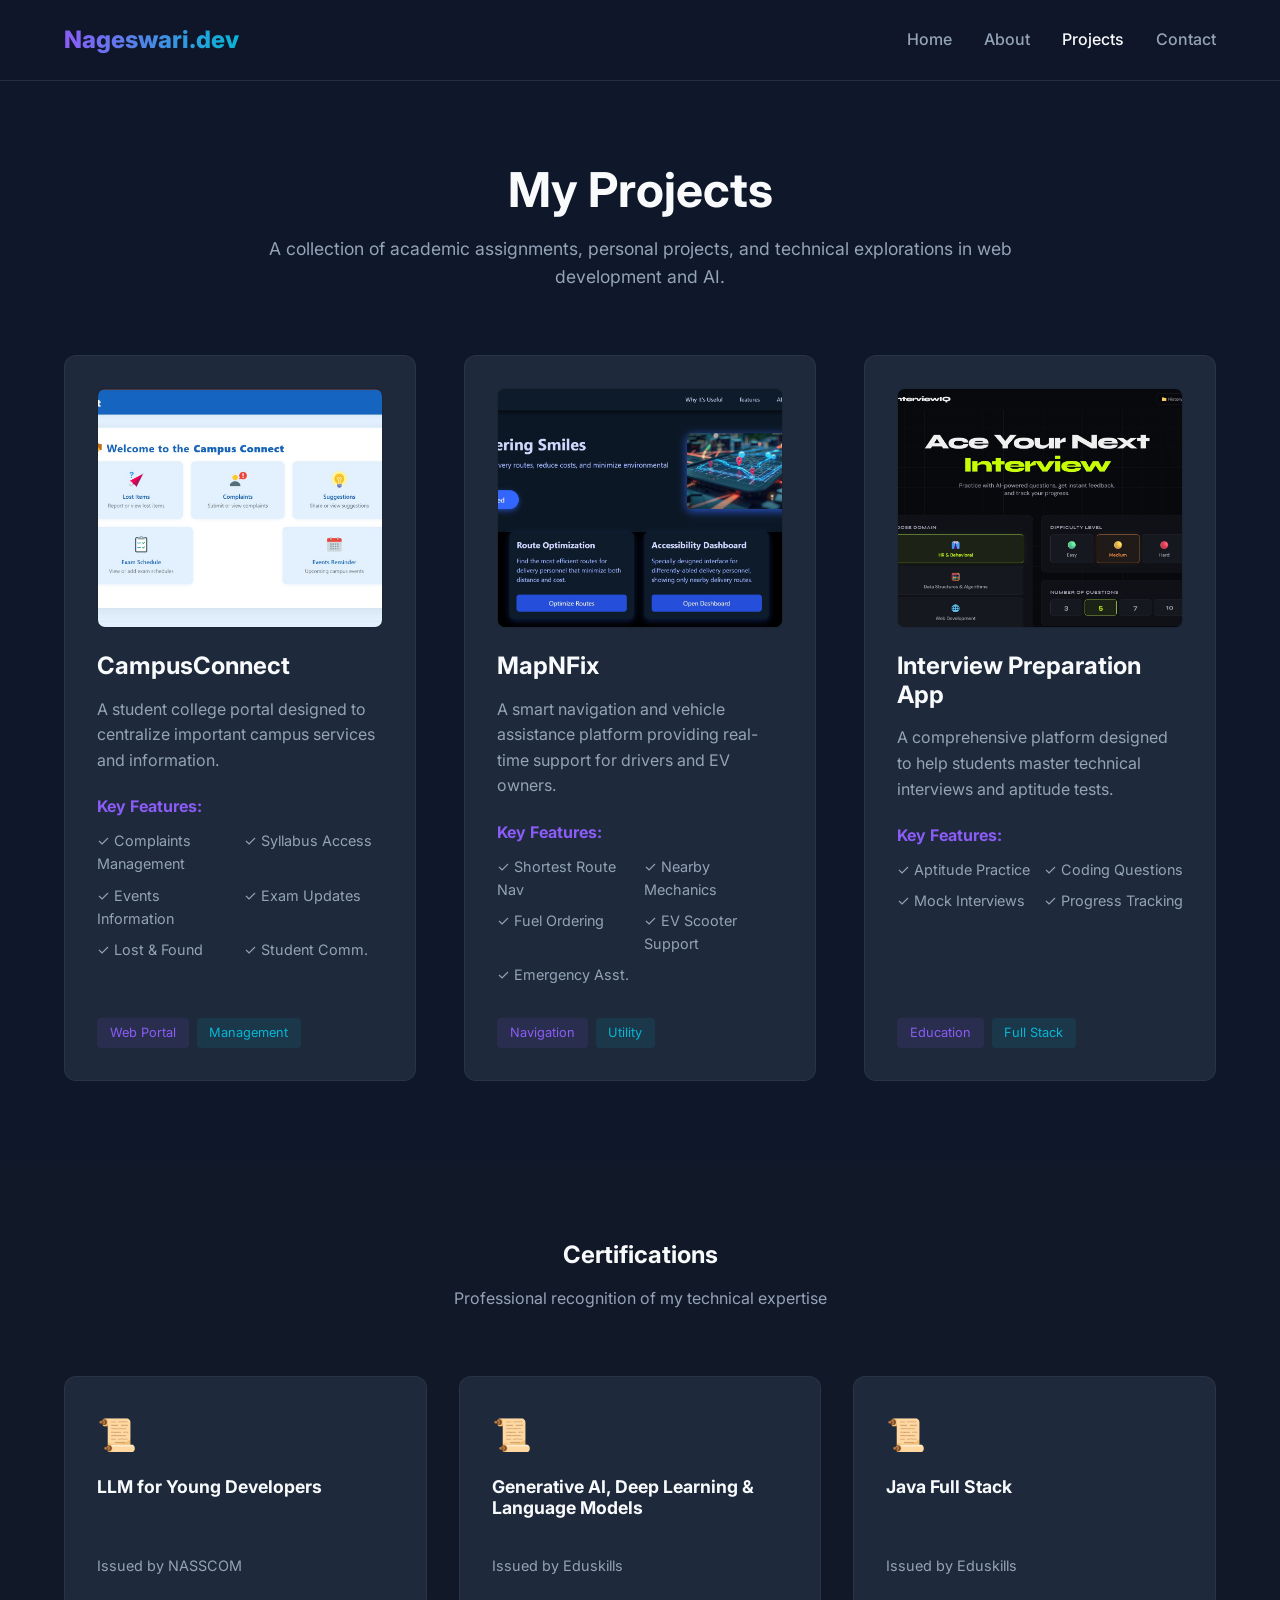
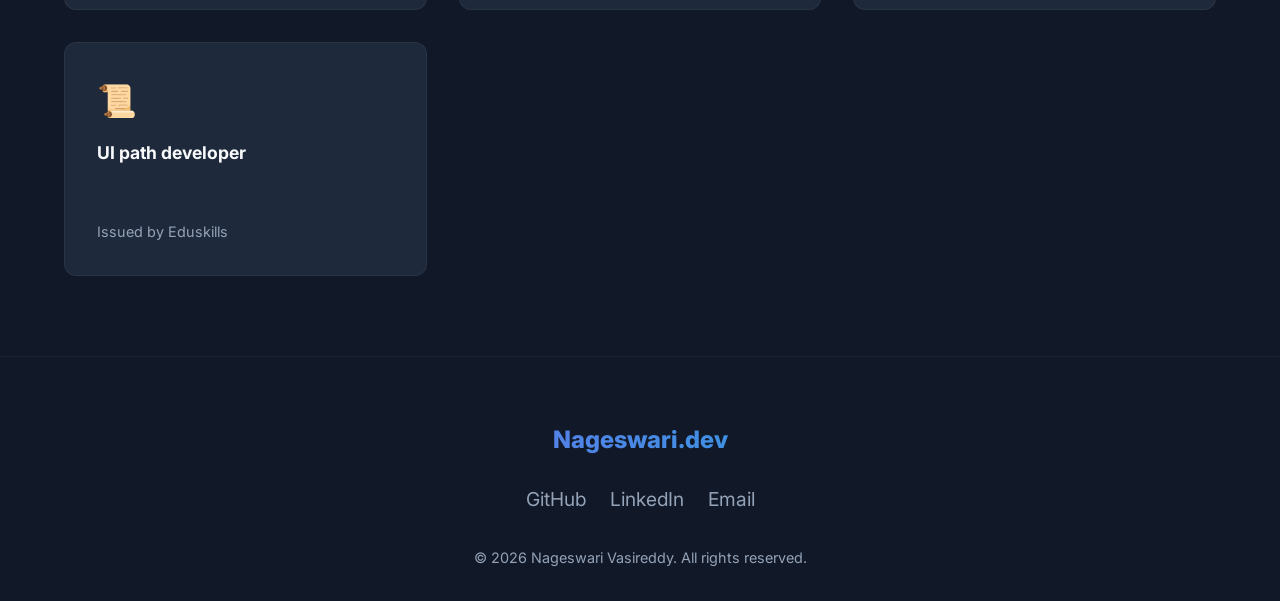
<file: projects.html>
<!doctype html>
<html lang="en">
  <head>
    <meta charset="UTF-8" />
    <meta name="viewport" content="width=device-width, initial-scale=1.0" />
    <meta
      name="description"
      content="Explore the technical projects of Nageswari Vasireddy, ranging from student portals to AI chatbots and navigation platforms."
    />
    <meta
      name="keywords"
      content="Nageswari Vasireddy, Projects, CampusConnect, MapNFix, Interview Prep, AI Chatbot, Portfolio"
    />
    <meta name="author" content="Nageswari Vasireddy" />

    <title>Projects | Nageswari Vasireddy</title>

    <link rel="stylesheet" href="style.css" />
    <link rel="preconnect" href="https://fonts.googleapis.com" />
    <link rel="preconnect" href="https://fonts.gstatic.com" crossorigin />
    <link
      href="https://fonts.googleapis.com/css2?family=Inter:wght@400;500;600;700;800&display=swap"
      rel="stylesheet"
    />
  </head>
  <body>
    <a href="#main-content" class="sr-only">Skip to main content</a>

    <header>
      <div class="container">
        <nav aria-label="Main Navigation">
          <a href="index.html" class="logo" aria-label="Nageswari.dev Home"
            >Nageswari.dev</a
          >
          <ul class="nav-links">
            <li><a href="index.html">Home</a></li>
            <li><a href="about.html">About</a></li>
            <li>
              <a href="projects.html" class="active" aria-current="page"
                >Projects</a
              >
            </li>
            <li><a href="contact.html">Contact</a></li>
          </ul>
        </nav>
      </div>
    </header>

    <main id="main-content">
      <section class="projects-hero" aria-labelledby="projects-title">
        <div class="container">
          <div
            style="text-align: center; max-width: 800px; margin: 0 auto 4rem"
          >
            <h1
              id="projects-title"
              style="font-size: 3rem; margin-bottom: 1rem"
            >
              My Projects
            </h1>
            <p style="color: var(--text-muted); font-size: 1.1rem">
              A collection of academic assignments, personal projects, and
              technical explorations in web development and AI.
            </p>
          </div>

          <div
            class="projects-grid"
            style="
              display: grid;
              grid-template-columns: repeat(auto-fit, minmax(350px, 1fr));
              gap: 3rem;
            "
          >
            <!-- Project 1: CampusConnect -->
            <article
              class="card project-card"
              style="display: flex; flex-direction: column"
            >
              <div
                class="project-img"
                style="
                  background: #111827;
                  height: 240px;
                  border-radius: 8px;
                  margin-bottom: 1.5rem;
                  overflow: hidden;
                  border: 1px solid rgba(255, 255, 255, 0.05);
                "
              >
                <img
                  src="assets/images/project1.jpg"
                  alt="CampusConnect Dashboard Screenshot"
                  style="width: 100%; height: 100%; object-fit: cover"
                />
              </div>
              <div class="project-content" style="flex-grow: 1">
                <h2 style="font-size: 1.5rem; margin-bottom: 1rem">
                  CampusConnect
                </h2>
                <p style="color: var(--text-muted); margin-bottom: 1.5rem">
                  A student college portal designed to centralize important
                  campus services and information.
                </p>
                <h3
                  style="
                    font-size: 1rem;
                    margin-bottom: 0.8rem;
                    color: var(--accent-primary);
                  "
                >
                  Key Features:
                </h3>
                <ul
                  style="
                    color: var(--text-muted);
                    font-size: 0.9rem;
                    margin-bottom: 2rem;
                    display: grid;
                    grid-template-columns: 1fr 1fr;
                    gap: 0.5rem;
                  "
                >
                  <li>✓ Complaints Management</li>
                  <li>✓ Syllabus Access</li>
                  <li>✓ Events Information</li>
                  <li>✓ Exam Updates</li>
                  <li>✓ Lost & Found</li>
                  <li>✓ Student Comm.</li>
                </ul>
              </div>
              <div
                class="project-tags"
                style="display: flex; gap: 0.5rem; flex-wrap: wrap"
              >
                <span
                  style="
                    font-size: 0.8rem;
                    background: rgba(139, 92, 246, 0.1);
                    color: var(--accent-primary);
                    padding: 0.3rem 0.8rem;
                    border-radius: 4px;
                  "
                  >Web Portal</span
                >
                <span
                  style="
                    font-size: 0.8rem;
                    background: rgba(6, 182, 212, 0.1);
                    color: var(--accent-secondary);
                    padding: 0.3rem 0.8rem;
                    border-radius: 4px;
                  "
                  >Management</span
                >
              </div>
            </article>

            <!-- Project 2: MapNFix -->
            <article
              class="card project-card"
              style="display: flex; flex-direction: column"
            >
              <div
                class="project-img"
                style="
                  background: #111827;
                  height: 240px;
                  border-radius: 8px;
                  margin-bottom: 1.5rem;
                  overflow: hidden;
                  border: 1px solid rgba(255, 255, 255, 0.05);
                "
              >
                <img
                  src="assets/images/project2.jpg"
                  alt="MapNFix Application Screenshot"
                  style="width: 100%; height: 100%; object-fit: cover"
                />
              </div>
              <div class="project-content" style="flex-grow: 1">
                <h2 style="font-size: 1.5rem; margin-bottom: 1rem">MapNFix</h2>
                <p style="color: var(--text-muted); margin-bottom: 1.5rem">
                  A smart navigation and vehicle assistance platform providing
                  real-time support for drivers and EV owners.
                </p>
                <h3
                  style="
                    font-size: 1rem;
                    margin-bottom: 0.8rem;
                    color: var(--accent-primary);
                  "
                >
                  Key Features:
                </h3>
                <ul
                  style="
                    color: var(--text-muted);
                    font-size: 0.9rem;
                    margin-bottom: 2rem;
                    display: grid;
                    grid-template-columns: 1fr 1fr;
                    gap: 0.5rem;
                  "
                >
                  <li>✓ Shortest Route Nav</li>
                  <li>✓ Nearby Mechanics</li>
                  <li>✓ Fuel Ordering</li>
                  <li>✓ EV Scooter Support</li>
                  <li>✓ Emergency Asst.</li>
                </ul>
              </div>
              <div
                class="project-tags"
                style="display: flex; gap: 0.5rem; flex-wrap: wrap"
              >
                <span
                  style="
                    font-size: 0.8rem;
                    background: rgba(139, 92, 246, 0.1);
                    color: var(--accent-primary);
                    padding: 0.3rem 0.8rem;
                    border-radius: 4px;
                  "
                  >Navigation</span
                >
                <span
                  style="
                    font-size: 0.8rem;
                    background: rgba(6, 182, 212, 0.1);
                    color: var(--accent-secondary);
                    padding: 0.3rem 0.8rem;
                    border-radius: 4px;
                  "
                  >Utility</span
                >
              </div>
            </article>

            <!-- Project 3: Interview Preparation App -->
            <article
              class="card project-card"
              style="display: flex; flex-direction: column"
            >
              <div
                class="project-img"
                style="
                  background: #111827;
                  height: 240px;
                  border-radius: 8px;
                  margin-bottom: 1.5rem;
                  overflow: hidden;
                  border: 1px solid rgba(255, 255, 255, 0.05);
                "
              >
                <img
                  src="assets/images/project3.jpg"
                  alt="Interview Prep App Screenshot"
                  style="width: 100%; height: 100%; object-fit: cover"
                />
              </div>
              <div class="project-content" style="flex-grow: 1">
                <h2 style="font-size: 1.5rem; margin-bottom: 1rem">
                  Interview Preparation App
                </h2>
                <p style="color: var(--text-muted); margin-bottom: 1.5rem">
                  A comprehensive platform designed to help students master
                  technical interviews and aptitude tests.
                </p>
                <h3
                  style="
                    font-size: 1rem;
                    margin-bottom: 0.8rem;
                    color: var(--accent-primary);
                  "
                >
                  Key Features:
                </h3>
                <ul
                  style="
                    color: var(--text-muted);
                    font-size: 0.9rem;
                    margin-bottom: 2rem;
                    display: grid;
                    grid-template-columns: 1fr 1fr;
                    gap: 0.5rem;
                  "
                >
                  <li>✓ Aptitude Practice</li>
                  <li>✓ Coding Questions</li>
                  <li>✓ Mock Interviews</li>
                  <li>✓ Progress Tracking</li>
                </ul>
              </div>
              <div
                class="project-tags"
                style="display: flex; gap: 0.5rem; flex-wrap: wrap"
              >
                <span
                  style="
                    font-size: 0.8rem;
                    background: rgba(139, 92, 246, 0.1);
                    color: var(--accent-primary);
                    padding: 0.3rem 0.8rem;
                    border-radius: 4px;
                  "
                  >Education</span
                >
                <span
                  style="
                    font-size: 0.8rem;
                    background: rgba(6, 182, 212, 0.1);
                    color: var(--accent-secondary);
                    padding: 0.3rem 0.8rem;
                    border-radius: 4px;
                  "
                  >Full Stack</span
                >
              </div>
            </article>
          </div>
        </div>
      </section>

      <!-- Certifications Section -->
        <section class="certifications" style="background-color: var(--bg-secondary);" aria-labelledby="certs-title">
            <div class="container">
                <div style="text-align: center; margin-bottom: 4rem;">
                    <h2 id="certs-title">Certifications</h2>
                    <p style="color: var(--text-muted);">Professional recognition of my technical expertise</p>
                </div>
                <div class="certs-grid" style="display: grid; grid-template-columns: repeat(auto-fit, minmax(280px, 1fr)); gap: 2rem;">
                    <div class="card cert-card">
                        <div style="color: var(--accent-primary); font-size: 2rem; margin-bottom: 1rem;">📜</div>
                        <h3 style="font-size: 1.1rem; margin-bottom: 0.5rem;">LLM for Young Developers</h3>
                        <p style="color: var(--text-muted); font-size: 0.9rem;">Issued by NASSCOM</p>
                    </div>
                    <div class="card cert-card">
                        <div style="color: var(--accent-secondary); font-size: 2rem; margin-bottom: 1rem;">📜</div>
                        <h3 style="font-size: 1.1rem; margin-bottom: 0.5rem;">Generative AI, Deep Learning & Language Models</h3>
                        <p style="color: var(--text-muted); font-size: 0.9rem;">Issued by Eduskills</p>
                    </div>
                    <div class="card cert-card">
                        <div style="color: var(--accent-primary); font-size: 2rem; margin-bottom: 1rem;">📜</div>
                        <h3 style="font-size: 1.1rem; margin-bottom: 0.5rem;">Java Full Stack</h3>
                        <p style="color: var(--text-muted); font-size: 0.9rem;">Issued by Eduskills</p>
                    </div>
                    <div class="card cert-card">
                        <div style="color: var(--accent-secondary); font-size: 2rem; margin-bottom: 1rem;">📜</div>
                        <h3 style="font-size: 1.1rem; margin-bottom: 0.5rem;">UI path developer</h3>
                        <p style="color: var(--text-muted); font-size: 0.9rem;">Issued by Eduskills</p>
                    </div>
                </div>
            </div>
        </section>
    </main>

</div>
    <footer>
      <div class="container">
        <div class="footer-content">
          <a
            href="index.html"
            class="logo"
            style="display: block; margin-bottom: 1.5rem"
            >Nageswari.dev</a
          >
          <div class="social-links">
            <a href="https://github.com/Nageswari-18"
               target="_blank">
                GitHub
            </a>
            <a href="https://www.linkedin.com/in/nageswari-vasireddy-a0063532a"
               target="_blank"
               aria-label="LinkedIn Profile">
               LinkedIn
            </a>
            
            <a href="mailto:nageswari1419@gmai.com" aria-label="Email Me"
              >Email</a
            >
          </div>
        </div>
        <p class="copyright">
          &copy; 2026 Nageswari Vasireddy. All rights reserved.
        </p>
      </div>
    </footer>
  </body>
</html>
</file>
<file: style.css>
/* 
   Nageswari Vasireddy - Portfolio CSS
   Focus: Semantic, Accessible, Responsive, Modern
*/

:root {
  /* Color System */
  --bg-primary: #0f172a;
  --bg-secondary: #111827;
  --card-bg: #1e293b;
  --accent-primary: #8b5cf6;
  --accent-secondary: #06b6d4;
  --text-primary: #f8fafc;
  --text-muted: #94a3b8;
  --white: #ffffff;

  /* Spacing */
  --section-padding: 5rem 1rem;
  --container-max-width: 1200px;

  /* Transitions */
  --transition: all 0.3s ease;
}

/* Base Reset & Typography */
* {
  margin: 0;
  padding: 0;
  box-sizing: border-box;
}

html {
  scroll-behavior: smooth;
  font-size: 16px;
}

body {
  background-color: var(--bg-primary);
  color: var(--text-primary);
  font-family:
    'Inter',
    -apple-system,
    BlinkMacSystemFont,
    'Segoe UI',
    Roboto,
    sans-serif;
  line-height: 1.6;
  overflow-x: hidden;
}

/* Typography */
h1,
h2,
h3,
h4 {
  line-height: 1.2;
  margin-bottom: 1rem;
  font-weight: 700;
}
.cert-card h3 {
  min-height: 70px;
}

a {
  text-decoration: none;
  color: inherit;
  transition: var(--transition);
}

ul {
  list-style: none;
}

img {
  max-width: 100%;
  display: block;
}

/* Accessibility: Focus States */
:focus-visible {
  outline: 2px solid var(--accent-primary);
  outline-offset: 4px;
}

.sr-only {
  position: absolute;
  width: 1px;
  height: 1px;
  padding: 0;
  margin: -1px;
  overflow: hidden;
  clip: rect(0, 0, 0, 0);
  white-space: nowrap;
  border-width: 0;
}

/* Layout Components */
.container {
  max-width: var(--container-max-width);
  margin: 0 auto;
  padding: 0 1.5rem;
}

section {
  padding: var(--section-padding);
}

/* Sticky Navigation */
header {
  position: sticky;
  top: 0;
  z-index: 1000;
  background: rgba(15, 23, 42, 0.8);
  backdrop-filter: blur(12px);
  border-bottom: 1px solid rgba(255, 255, 255, 0.1);
}

nav {
  display: flex;
  justify-content: space-between;
  align-items: center;
  height: 80px;
}

.logo {
  font-size: 1.5rem;
  font-weight: 800;
  background: linear-gradient(
    to right,
    var(--accent-primary),
    var(--accent-secondary)
  );
  -webkit-background-clip: text;
  -webkit-text-fill-color: transparent;
}

.nav-links {
  display: flex;
  gap: 2rem;
}

.nav-links a {
  font-weight: 500;
  color: var(--text-muted);
}

.nav-links a:hover,
.nav-links a.active {
  color: var(--text-primary);
}

/* Buttons */
.btn {
  display: inline-block;
  padding: 0.8rem 1.5rem;
  border-radius: 8px;
  font-weight: 600;
  cursor: pointer;
  border: none;
  transition: var(--transition);
}

.btn-primary {
  background-color: var(--accent-primary);
  color: var(--white);
}

.btn-primary:hover {
  background-color: #7c3aed;
  transform: translateY(-2px);
  box-shadow: 0 10px 15px -3px rgba(139, 92, 246, 0.3);
}

.btn-outline {
  border: 1px solid var(--accent-primary);
  color: var(--accent-primary);
  background: transparent;
}

.btn-outline:hover {
  background: rgba(139, 92, 246, 0.1);
  transform: translateY(-2px);
}

/* Cards */
.card {
  background-color: var(--card-bg);
  border-radius: 12px;
  padding: 2rem;
  border: 1px solid rgba(255, 255, 255, 0.05);
  transition: var(--transition);
}

.card:hover {
  transform: translateY(-5px);
  border-color: rgba(139, 92, 246, 0.3);
}

/* Footer */
footer {
  background-color: var(--bg-secondary);
  padding: 4rem 0 2rem;
  border-top: 1px solid rgba(255, 255, 255, 0.05);
  text-align: center;
}

.footer-content {
  margin-bottom: 2rem;
}

.social-links {
  display: flex;
  justify-content: center;
  gap: 1.5rem;
  margin-bottom: 1.5rem;
}

.social-links a {
  color: var(--text-muted);
  font-size: 1.2rem;
}

.social-links a:hover {
  color: var(--accent-primary);
}

.copyright {
  color: var(--text-muted);
  font-size: 0.9rem;
}

/* Mobile Responsive */
@media (max-width: 768px) {
  .nav-links {
    display: none;
  }

  section {
    padding: 3rem 1rem;
  }

  h1 {
    font-size: 2.5rem;
  }
  h2 {
    font-size: 2rem;
  }
}
</file>
